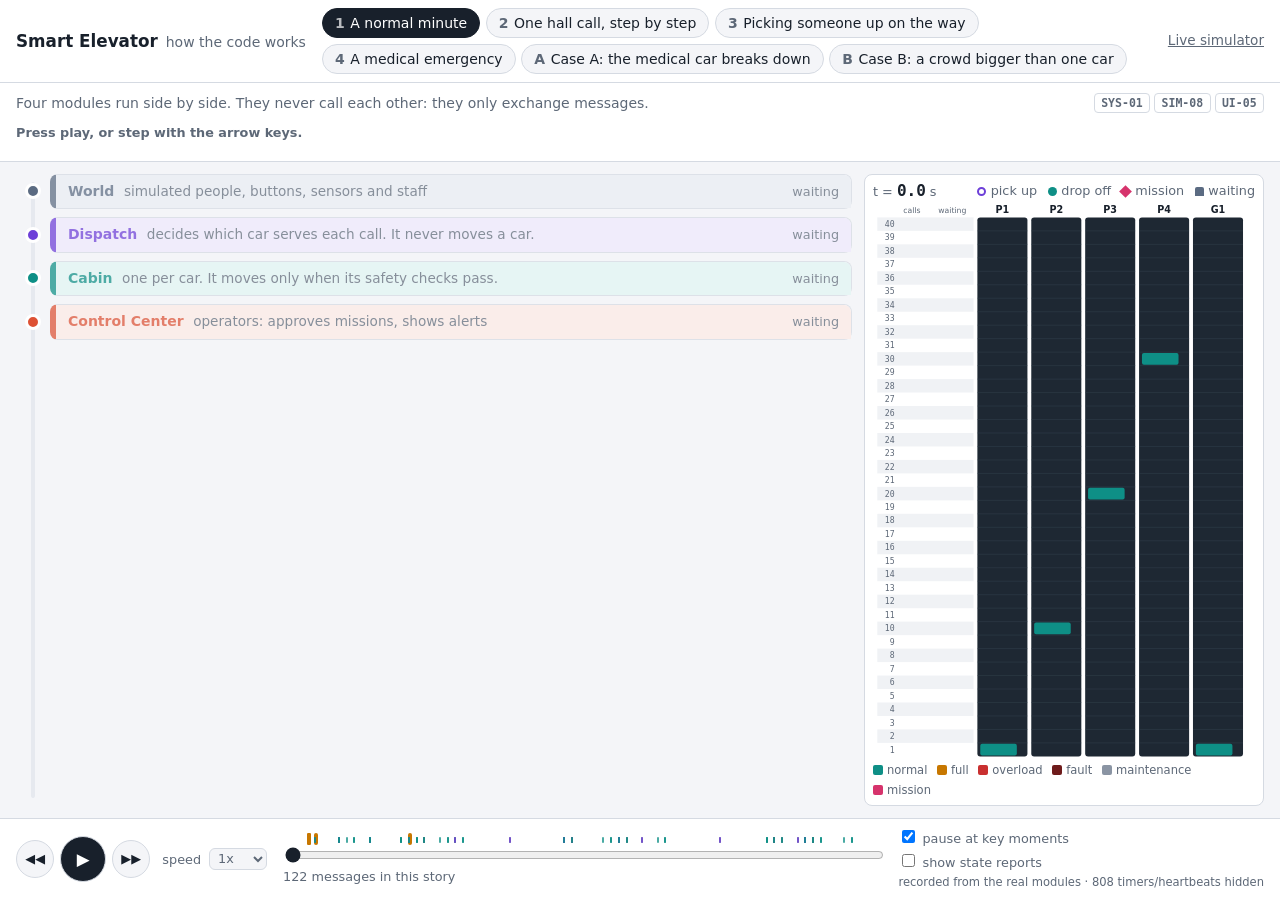
<file: web/demo/index.html>
<!doctype html>
<html lang="en">
<head>
  <meta charset="utf-8">
  <meta name="viewport" content="width=device-width, initial-scale=1">
  <title>How the code works</title>
  <link rel="stylesheet" href="demo.css">
</head>
<body>
  <header class="top">
    <div class="brand">
      <strong>Smart Elevator</strong>
      <span>how the code works</span>
    </div>
    <nav class="stories" id="stories" aria-label="Stories"></nav>
    <a class="back" href="../" title="The live simulator UI">Live simulator</a>
  </header>

  <section class="caption" aria-live="polite">
    <div class="caption-main">
      <p class="tagline" id="tagline"></p>
      <p class="moment" id="moment"></p>
    </div>
    <div class="caption-side">
      <div class="reqs" id="reqs" aria-label="SRS requirements shown"></div>
      <p class="note" id="note" hidden></p>
    </div>
  </section>

  <main class="stage">
    <section class="lanes-wrap" aria-label="The four modules">
      <div class="bus" id="bus" aria-hidden="true"></div>
      <div class="lanes" id="lanes"></div>
    </section>
    <section class="building-wrap" aria-label="Building">
      <div class="building-head">
        <span>t = <strong id="clock">0.0</strong> s</span>
        <span class="legend">
          <i class="lg pick"></i>pick up <i class="lg drop"></i>drop off
          <i class="lg mis"></i>mission <i class="lg wait"></i>waiting
        </span>
      </div>
      <svg id="building" role="img" aria-label="Floors 1 to 40 and the five shafts"></svg>
      <div class="modes" id="modes"></div>
    </section>
  </main>

  <footer class="controls">
    <div class="buttons">
      <button type="button" id="prev" title="Previous event (Left arrow)" aria-label="Previous event">&#9664;&#9664;</button>
      <button type="button" id="play" class="play" title="Play / pause (Space)" aria-label="Play">&#9654;</button>
      <button type="button" id="next" title="Next event (Right arrow)" aria-label="Next event">&#9654;&#9654;</button>
      <label class="speed">speed
        <select id="speed">
          <option value="0.5">0.5x</option>
          <option value="1" selected>1x</option>
          <option value="2">2x</option>
          <option value="4">4x</option>
        </select>
      </label>
    </div>
    <div class="timeline">
      <div class="ticks" id="ticks" aria-hidden="true"></div>
      <input type="range" id="scrub" min="0" max="100" step="0.1" value="0" aria-label="Simulated time">
      <div class="event-line" id="event-line"></div>
    </div>
    <div class="toggles">
      <label><input type="checkbox" id="autopause" checked> pause at key moments</label>
      <label><input type="checkbox" id="reports"> show state reports</label>
      <span class="source" id="source"></span>
    </div>
  </footer>

  <script src="stories.js"></script>
  <script src="demo.js"></script>
</body>
</html>
</file>
<file: web/demo/demo.css>
/* How the code works - an explainer that replays recorded runs (web/demo/stories.js).
   One color per module everywhere on the page: world slate, Dispatch violet,
   Cabin teal, Control Center coral. */

:root {
  --bg: #f4f5f8;
  --panel: #ffffff;
  --ink: #18202b;
  --muted: #5d6877;
  --faint: #e6e9ef;
  --rule: #d5dae2;
  --world: #5b6b82;
  --dispatch: #6d3fd8;
  --cabin: #0e8f86;
  --cc: #dd5134;
  --world-soft: #e9edf3;
  --dispatch-soft: #efe9fd;
  --cabin-soft: #e2f5f3;
  --cc-soft: #fdebe6;
  --ok: #1f8a4c;
  --bad: #c93030;
  --warn: #c77700;
  --shaft: #1e2833;
  --shaft-line: #34414f;
  --mono: ui-monospace, "JetBrains Mono", "Cascadia Code", "SFMono-Regular", Menlo, monospace;
  --font: "Inter", "Segoe UI", system-ui, -apple-system, sans-serif;
}

@media (prefers-color-scheme: dark) {
  :root:not([data-theme="light"]) {
    --bg: #11151b;
    --panel: #1a2029;
    --ink: #e8ecf2;
    --muted: #9aa5b4;
    --faint: #252c37;
    --rule: #333c49;
    --world: #93a3b8;
    --dispatch: #a283ff;
    --cabin: #36c2b6;
    --cc: #ff7a5c;
    --world-soft: #222a35;
    --dispatch-soft: #2a2340;
    --cabin-soft: #18302f;
    --cc-soft: #3a2420;
    --ok: #4cc27f;
    --bad: #ff6b6b;
    --warn: #f0a640;
    --shaft: #0b0f14;
    --shaft-line: #2a333f;
  }
}

* { box-sizing: border-box; }

html, body { height: 100%; }

body {
  margin: 0;
  display: grid;
  grid-template-rows: auto auto 1fr auto;
  grid-template-columns: minmax(0, 1fr); /* never wider than the window */
  min-height: 100vh;
  overflow-x: hidden;
  background: var(--bg);
  color: var(--ink);
  font: 14px/1.45 var(--font);
}

button, select, input { font: inherit; color: inherit; }
:focus-visible { outline: 3px solid var(--dispatch); outline-offset: 2px; }

/* --- top ----------------------------------------------------------------------------- */

.top {
  display: flex;
  align-items: center;
  gap: 1rem;
  padding: 0.5rem 1rem;
  background: var(--panel);
  border-bottom: 1px solid var(--rule);
}

.brand { display: flex; align-items: baseline; gap: 0.5rem; white-space: nowrap; }
.brand strong { font-size: 1.05rem; }
.brand span { color: var(--muted); }

.stories { display: flex; flex-wrap: wrap; gap: 0.35rem; flex: 1; min-width: 0; }

.stories button {
  border: 1px solid var(--rule);
  background: var(--bg);
  border-radius: 999px;
  padding: 0.25rem 0.75rem;
  cursor: pointer;
  white-space: nowrap;
}
.stories button b { color: var(--muted); margin-right: 0.35rem; }
.stories button[aria-current="true"] { background: var(--ink); color: var(--panel); border-color: var(--ink); }
.stories button[aria-current="true"] b { color: inherit; opacity: 0.7; }

.back { color: var(--muted); font-size: 0.85rem; white-space: nowrap; }

/* --- caption -------------------------------------------------------------------------- */

.caption {
  display: grid;
  grid-template-columns: 1fr auto;
  gap: 1rem;
  padding: 0.6rem 1rem;
  background: var(--panel);
  border-bottom: 1px solid var(--rule);
  min-height: 4.9rem;
}
.caption p { margin: 0; }
.tagline { color: var(--muted); }
.moment {
  margin-top: 0.25rem !important;
  font-size: 1.2rem;
  font-weight: 600;
  min-height: 1.7rem;
}
.moment .tag {
  display: inline-block;
  font-size: 0.72rem;
  font-weight: 700;
  letter-spacing: 0.04em;
  padding: 0.05rem 0.45rem;
  border-radius: 4px;
  margin-right: 0.5rem;
  vertical-align: 0.2em;
  background: var(--warn);
  color: #fff;
}
.caption-side { display: flex; flex-direction: column; align-items: flex-end; gap: 0.35rem; max-width: 26rem; }
.reqs { display: flex; flex-wrap: wrap; gap: 0.25rem; justify-content: flex-end; }
.reqs span {
  font: 600 0.72rem/1.6 var(--mono);
  padding: 0 0.4rem;
  border: 1px solid var(--rule);
  border-radius: 4px;
  color: var(--muted);
}
.note {
  font-size: 0.8rem;
  padding: 0.35rem 0.6rem;
  border-left: 3px solid var(--warn);
  background: color-mix(in srgb, var(--warn) 12%, transparent);
  border-radius: 0 6px 6px 0;
}

/* --- stage ------------------------------------------------------------------------------ */

.stage {
  display: grid;
  grid-template-columns: minmax(0, 1fr) 400px;
  gap: 0.75rem;
  padding: 0.75rem 1rem;
  min-height: 0;
}

.lanes-wrap {
  position: relative;
  display: grid;
  grid-template-columns: 34px minmax(0, 1fr);
  min-height: 0;
}

.bus { position: relative; }
.bus::before {
  content: "";
  position: absolute;
  left: 15px;
  top: 0.5rem;
  bottom: 0.5rem;
  width: 4px;
  border-radius: 2px;
  background: var(--faint);
}
.bus .stop {
  position: absolute;
  left: 9px;
  width: 16px;
  height: 16px;
  border-radius: 50%;
  border: 3px solid var(--panel);
  transform: translateY(-50%);
}
.bus .pill {
  position: absolute;
  left: 4px;
  width: 26px;
  height: 26px;
  border-radius: 50%;
  display: grid;
  place-items: center;
  color: #fff;
  font-size: 0.8rem;
  transform: translateY(-50%);
  box-shadow: 0 2px 8px rgb(0 0 0 / 0.25);
  transition: top 0.45s ease-in-out, opacity 0.3s;
  z-index: 2;
}

.lanes {
  display: flex;
  flex-direction: column;
  gap: 0.5rem;
  min-height: 0;
  overflow: auto;
}

.lane {
  --c: var(--world);
  --soft: var(--world-soft);
  border: 1px solid var(--rule);
  border-left: 6px solid var(--c);
  border-radius: 8px;
  background: var(--panel);
  transition: box-shadow 0.2s, opacity 0.2s;
}
.lane[data-lane="dispatch"] { --c: var(--dispatch); --soft: var(--dispatch-soft); }
.lane[data-lane="cabin"] { --c: var(--cabin); --soft: var(--cabin-soft); }
.lane[data-lane="cc"] { --c: var(--cc); --soft: var(--cc-soft); }
.lane.active { box-shadow: 0 0 0 2px var(--c), 0 6px 18px rgb(0 0 0 / 0.08); }
.lane.idle { opacity: 0.72; }

.lane-head {
  display: flex;
  min-width: 0;
  align-items: baseline;
  gap: 0.6rem;
  padding: 0.4rem 0.75rem;
  background: var(--soft);
  border-radius: 0 7px 0 0;
}
.lane-head .name { font-weight: 700; color: var(--c); }
.lane-head .role { color: var(--muted); font-size: 0.85rem; flex-shrink: 1; min-width: 0; }
.lane-head .name { white-space: nowrap; }
.lane-head .last { margin-left: auto; min-width: 0; font-size: 0.8rem; color: var(--muted); white-space: nowrap; overflow: hidden; text-overflow: ellipsis; }

.lane-body {
  display: grid;
  grid-template-columns: minmax(0, 1.05fr) minmax(0, 1fr);
  gap: 0.75rem;
  padding: 0.55rem 0.75rem 0.65rem;
}
.lane.idle .lane-body { display: none; }
.lane-body.single { grid-template-columns: 1fr; }

.what .verb {
  display: inline-block;
  font: 700 0.7rem/1.5 var(--font);
  letter-spacing: 0.05em;
  padding: 0 0.4rem;
  border-radius: 4px;
  color: #fff;
  background: var(--c);
  margin-right: 0.4rem;
}
.what .msg { font: 600 0.9rem var(--mono); }
.what .route { color: var(--muted); font-size: 0.8rem; margin-left: 0.3rem; }
.what .text { margin: 0.25rem 0 0.35rem; font-size: 0.95rem; }
.what .trigger { font-size: 0.78rem; color: var(--muted); }
.what .path { font-size: 0.78rem; color: var(--muted); margin-top: 0.15rem; }
.what .path code { font-family: var(--mono); color: var(--c); }
.what .outs { font-size: 0.78rem; color: var(--muted); margin-top: 0.25rem; }
.what .outs code { font-family: var(--mono); color: var(--ink); }

.car-chip {
  display: inline-block;
  font: 700 0.75rem/1.5 var(--mono);
  padding: 0 0.35rem;
  border-radius: 4px;
  background: var(--cabin);
  color: #fff;
}

/* code that ran */
.code {
  font: 0.78rem/1.5 var(--mono);
  background: var(--bg);
  border: 1px solid var(--faint);
  border-radius: 6px;
  padding: 0.35rem 0.5rem;
  max-height: 13rem;
  overflow: auto;
}
.code .title {
  font: 600 0.7rem/1.6 var(--font);
  letter-spacing: 0.05em;
  text-transform: uppercase;
  color: var(--muted);
}
.code .call { display: grid; grid-template-columns: auto 1fr; column-gap: 0.4rem; }
.code .fn { font-weight: 700; color: var(--c); white-space: nowrap; }
.code .fn .n { color: var(--muted); font-weight: 400; }
.code .loc { color: var(--muted); font-size: 0.72rem; white-space: nowrap; overflow: hidden; text-overflow: ellipsis; }
.code .why { grid-column: 1 / -1; color: var(--muted); font-family: var(--font); font-size: 0.76rem; margin: -0.1rem 0 0.15rem; }
.code .call.key .fn::before { content: "\25CF "; color: var(--warn); }

/* panels: what the code decided */
.panel { margin-top: 0.45rem; border: 1px solid var(--faint); border-radius: 6px; padding: 0.4rem 0.5rem; }
.panel h4 {
  margin: 0 0 0.3rem;
  font-size: 0.72rem;
  letter-spacing: 0.05em;
  text-transform: uppercase;
  color: var(--muted);
}
.panel h4 code { font-family: var(--mono); text-transform: none; letter-spacing: 0; color: var(--c); }

.eta-row { display: grid; grid-template-columns: 2.4rem 1fr 6.2rem; align-items: center; gap: 0.45rem; font-size: 0.8rem; margin: 0.12rem 0; }
.eta-row .bar { height: 10px; background: var(--faint); border-radius: 5px; overflow: hidden; }
.eta-row .bar i { display: block; height: 100%; background: var(--dispatch); opacity: 0.45; border-radius: 5px; }
.eta-row.chosen .bar i { opacity: 1; }
.eta-row .val { font-family: var(--mono); font-size: 0.76rem; text-align: right; }
.eta-row.chosen .val { color: var(--ok); font-weight: 700; }
.eta-row.out .val { color: var(--bad); }
.eta-row.out .bar { background: repeating-linear-gradient(45deg, var(--faint) 0 4px, transparent 4px 8px); }

.budget { margin-top: 0.35rem; font-size: 0.78rem; }
.budget .row { display: grid; grid-template-columns: 1fr 7rem; gap: 0.4rem; align-items: center; margin: 0.1rem 0; }
.budget .meter { position: relative; height: 12px; background: var(--faint); border-radius: 6px; overflow: hidden; }
.budget .meter i { position: absolute; inset: 0 auto 0 0; background: var(--ok); }
.budget .meter i.over { background: var(--bad); }

.checks { list-style: none; margin: 0; padding: 0; font-size: 0.78rem; }
.checks li { display: grid; grid-template-columns: 1.2rem 1fr; gap: 0.2rem; }
.checks li::before { content: "\2713"; color: var(--ok); font-weight: 700; }
.checks li.fail::before { content: "\2717"; color: var(--bad); }
.checks li.fail { color: var(--bad); font-weight: 600; }
.checks li.skip { color: var(--muted); }
.checks li.skip::before { content: "\00B7"; color: var(--muted); }

.door-strip { display: flex; flex-wrap: wrap; gap: 0.2rem; align-items: center; font: 0.74rem var(--mono); }
.door-strip span { padding: 0.05rem 0.35rem; border-radius: 4px; background: var(--faint); color: var(--muted); }
.door-strip span.from { background: var(--soft); color: var(--ink); outline: 1px dashed var(--c); }
.door-strip span.to { background: var(--c); color: #fff; }
.door-strip em { font-style: normal; color: var(--muted); font-size: 0.7rem; }

.loadbar { position: relative; height: 14px; border-radius: 7px; background: var(--faint); margin: 0.3rem 0 0.9rem; }
.loadbar i { position: absolute; inset: 0 auto 0 0; border-radius: 7px; background: var(--cabin); }
.loadbar i.full { background: var(--warn); }
.loadbar i.over { background: var(--bad); }
.loadbar b { position: absolute; top: -3px; bottom: -3px; width: 2px; background: var(--ink); }
.loadbar small { position: absolute; top: 15px; font-size: 0.66rem; color: var(--muted); transform: translateX(-50%); white-space: nowrap; }

.verdict { font-size: 0.82rem; }
.verdict .yes { color: var(--ok); font-weight: 700; }
.verdict .no { color: var(--bad); font-weight: 700; }

.quiet { color: var(--muted); font-size: 0.8rem; }

/* --- building --------------------------------------------------------------------------- */

.building-wrap {
  display: flex;
  flex-direction: column;
  min-height: 0;
  background: var(--panel);
  border: 1px solid var(--rule);
  border-radius: 8px;
  padding: 0.4rem 0.5rem;
}
.building-head { display: flex; justify-content: space-between; align-items: center; font-size: 0.8rem; color: var(--muted); }
.building-head strong { color: var(--ink); font: 700 1rem var(--mono); }
.legend { display: flex; align-items: center; gap: 0.3rem; }
.lg { display: inline-block; width: 9px; height: 9px; margin-left: 0.35rem; }
.lg.pick { border: 2px solid var(--dispatch); border-radius: 50%; }
.lg.drop { background: var(--cabin); border-radius: 50%; }
.lg.mis { background: #d6336c; transform: rotate(45deg); }
.lg.wait { background: var(--world); border-radius: 2px 2px 0 0; }
#building { flex: 1; width: 100%; min-height: 0; }
#building .blink { animation: blink 1s steps(2, start) infinite; }
@keyframes blink { to { opacity: 0.25; } }
@media (prefers-reduced-motion: reduce) { #building .blink { animation: none; } .bus .pill { transition: none; } }
.modes { display: flex; flex-wrap: wrap; gap: 0.25rem 0.6rem; font-size: 0.72rem; color: var(--muted); }
.modes span::before { content: ""; display: inline-block; width: 10px; height: 10px; border-radius: 2px; margin-right: 0.25rem; vertical-align: -1px; background: var(--m); }

/* --- controls ----------------------------------------------------------------------------- */

.controls {
  display: grid;
  grid-template-columns: auto minmax(0, 1fr) auto;
  gap: 1rem;
  align-items: center;
  padding: 0.5rem 1rem 0.6rem;
  background: var(--panel);
  border-top: 1px solid var(--rule);
}
.buttons { display: flex; align-items: center; gap: 0.35rem; }
.buttons button {
  width: 2.4rem;
  height: 2.4rem;
  border-radius: 50%;
  border: 1px solid var(--rule);
  background: var(--bg);
  cursor: pointer;
  font-size: 0.8rem;
}
.buttons button.play { width: 2.9rem; height: 2.9rem; background: var(--ink); color: var(--panel); font-size: 1.05rem; }
.speed { margin-left: 0.4rem; font-size: 0.8rem; color: var(--muted); }
.speed select { margin-left: 0.25rem; border: 1px solid var(--rule); border-radius: 6px; background: var(--bg); padding: 0.1rem 0.25rem; }

.timeline { position: relative; padding-top: 14px; }
.ticks { position: absolute; left: 8px; right: 8px; top: 0; height: 14px; }
.ticks i { position: absolute; bottom: 2px; width: 2px; height: 6px; border-radius: 1px; opacity: 0.75; }
.ticks i.key { height: 12px; width: 4px; bottom: 0; opacity: 1; border-radius: 2px; }
#scrub { width: 100%; accent-color: var(--ink); }
.event-line { font-size: 0.8rem; color: var(--muted); white-space: nowrap; overflow: hidden; text-overflow: ellipsis; }
.event-line b { color: var(--ink); }

.toggles { display: flex; flex-direction: column; gap: 0.1rem; font-size: 0.8rem; color: var(--muted); }
.source { font-size: 0.72rem; }

/* Narrower screens (the app's side pane, a laptop): keep lanes left and building right,
   put the code under the explanation, and let the story tabs scroll sideways. */
@media (max-width: 1250px) {
  .stage { grid-template-columns: minmax(0, 1fr) 290px; gap: 0.5rem; padding: 0.5rem; }
  .lane-body { grid-template-columns: 1fr; }
  .stories { flex-wrap: nowrap; overflow-x: auto; scrollbar-width: thin; }
  .brand span, .back { display: none; }
  .caption { grid-template-columns: 1fr; min-height: 0; }
  .caption-side { align-items: flex-start; max-width: none; }
  .reqs { justify-content: flex-start; }
  .moment { font-size: 1.05rem; }
  .legend { display: none; }
}

/* Phones: one column, the page scrolls, the controls stay at the bottom. */
@media (max-width: 760px) {
  body { display: block; }
  .stage { grid-template-columns: 1fr; }
  .lanes { overflow: visible; }
  .building-wrap { height: 80vh; }
  .controls { position: sticky; bottom: 0; z-index: 5; grid-template-columns: 1fr; gap: 0.4rem; }
}
</file>
